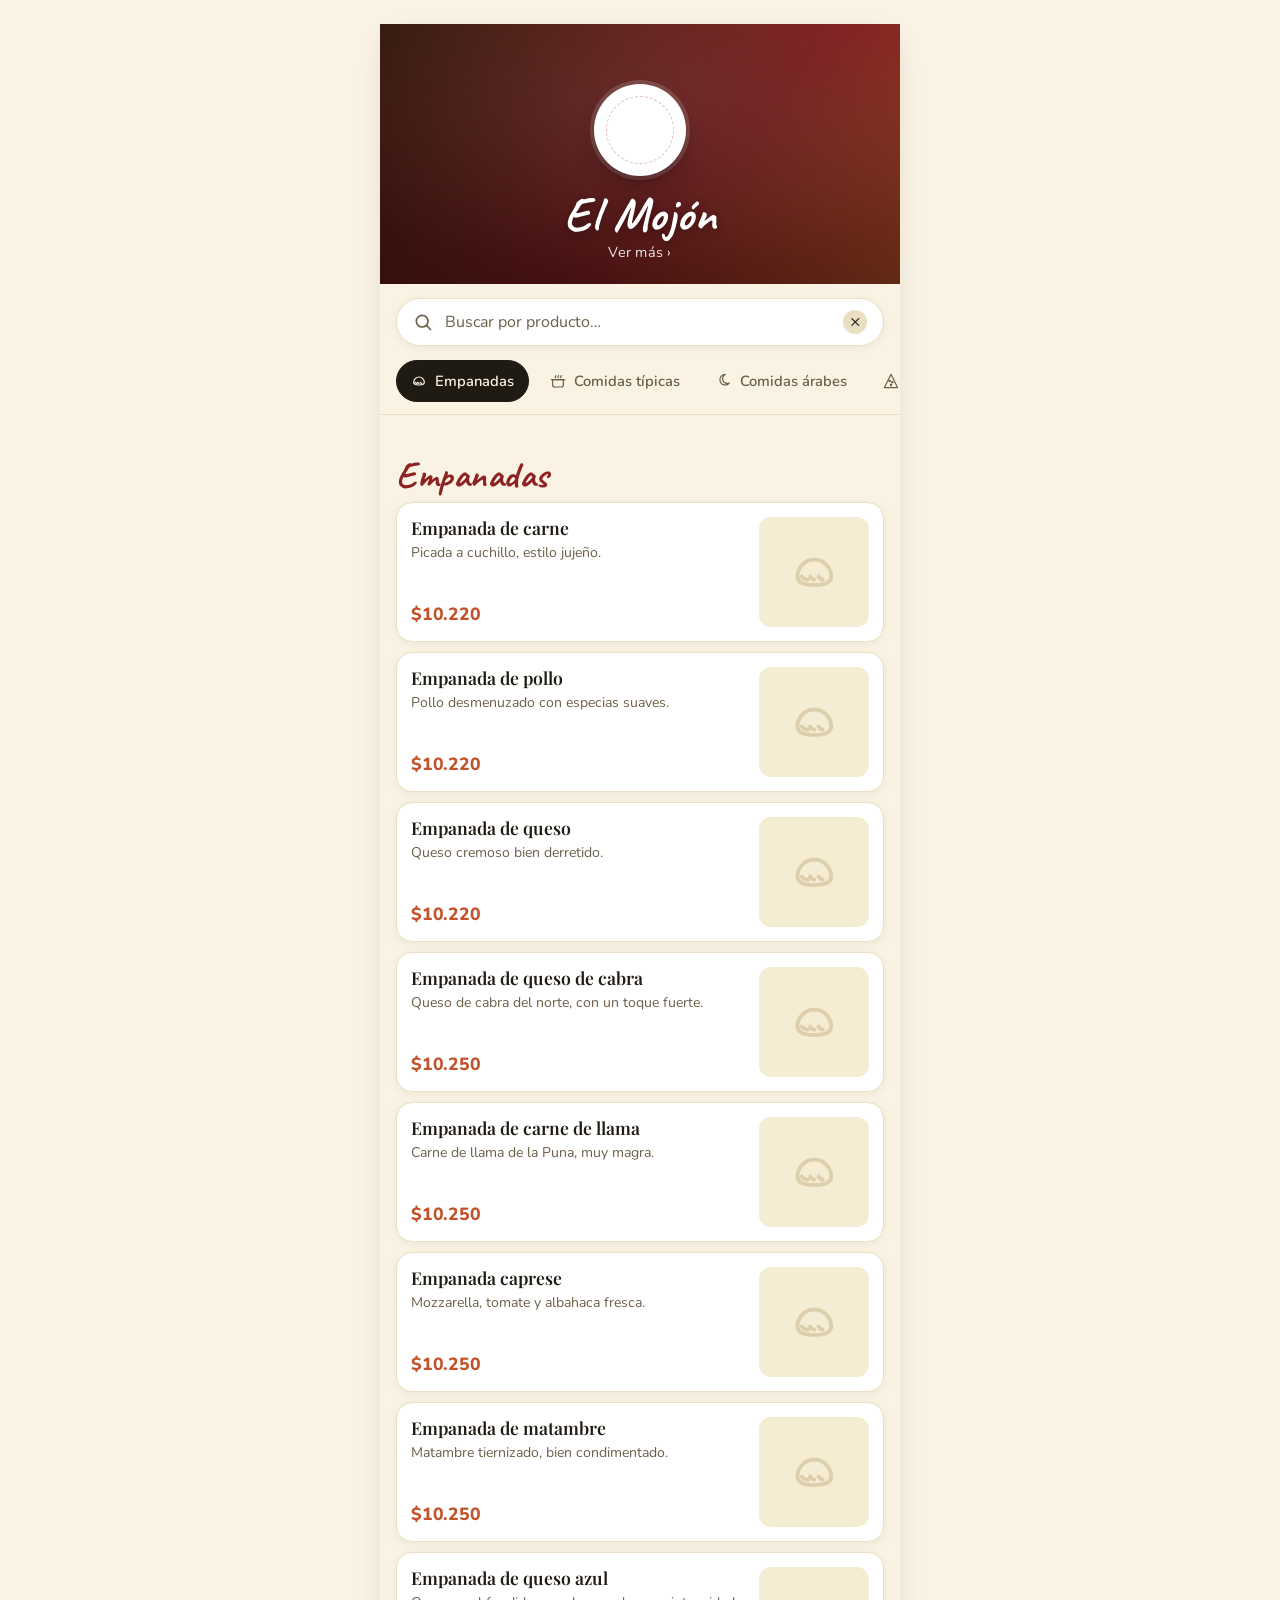
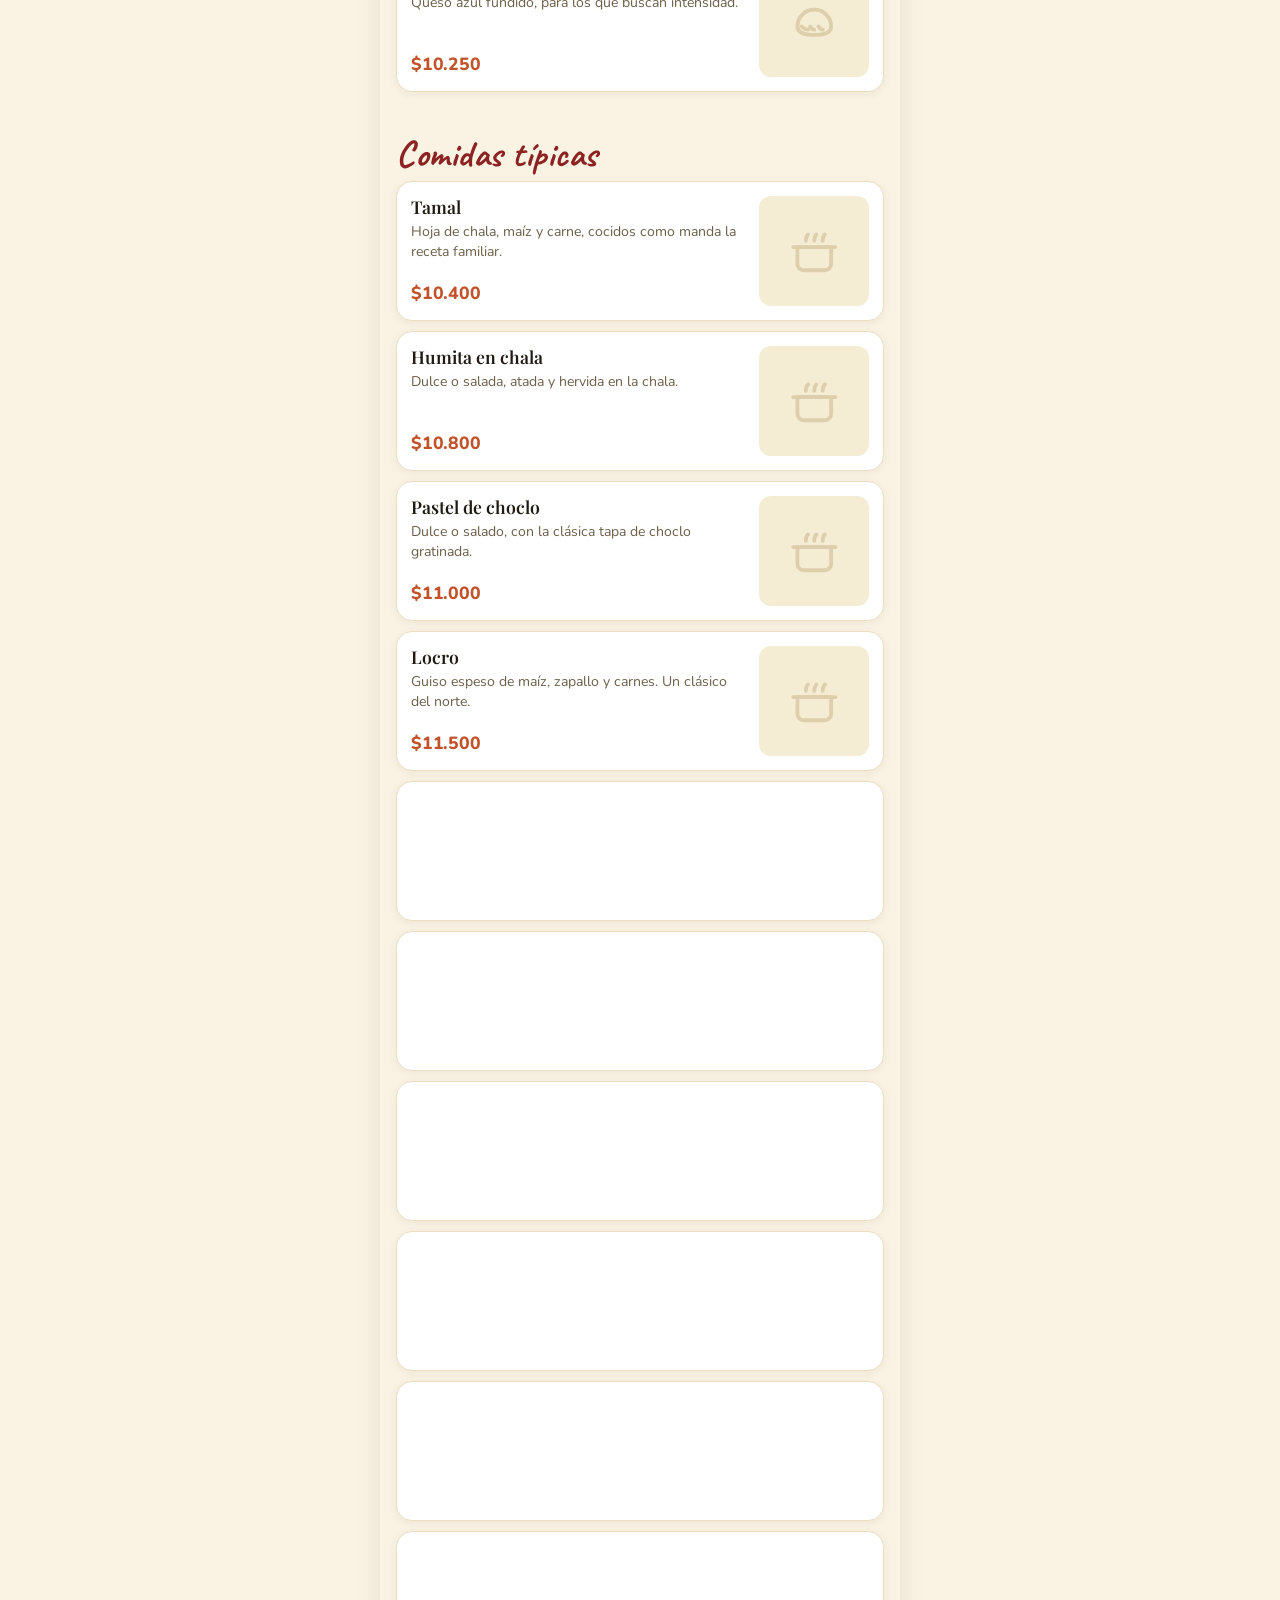
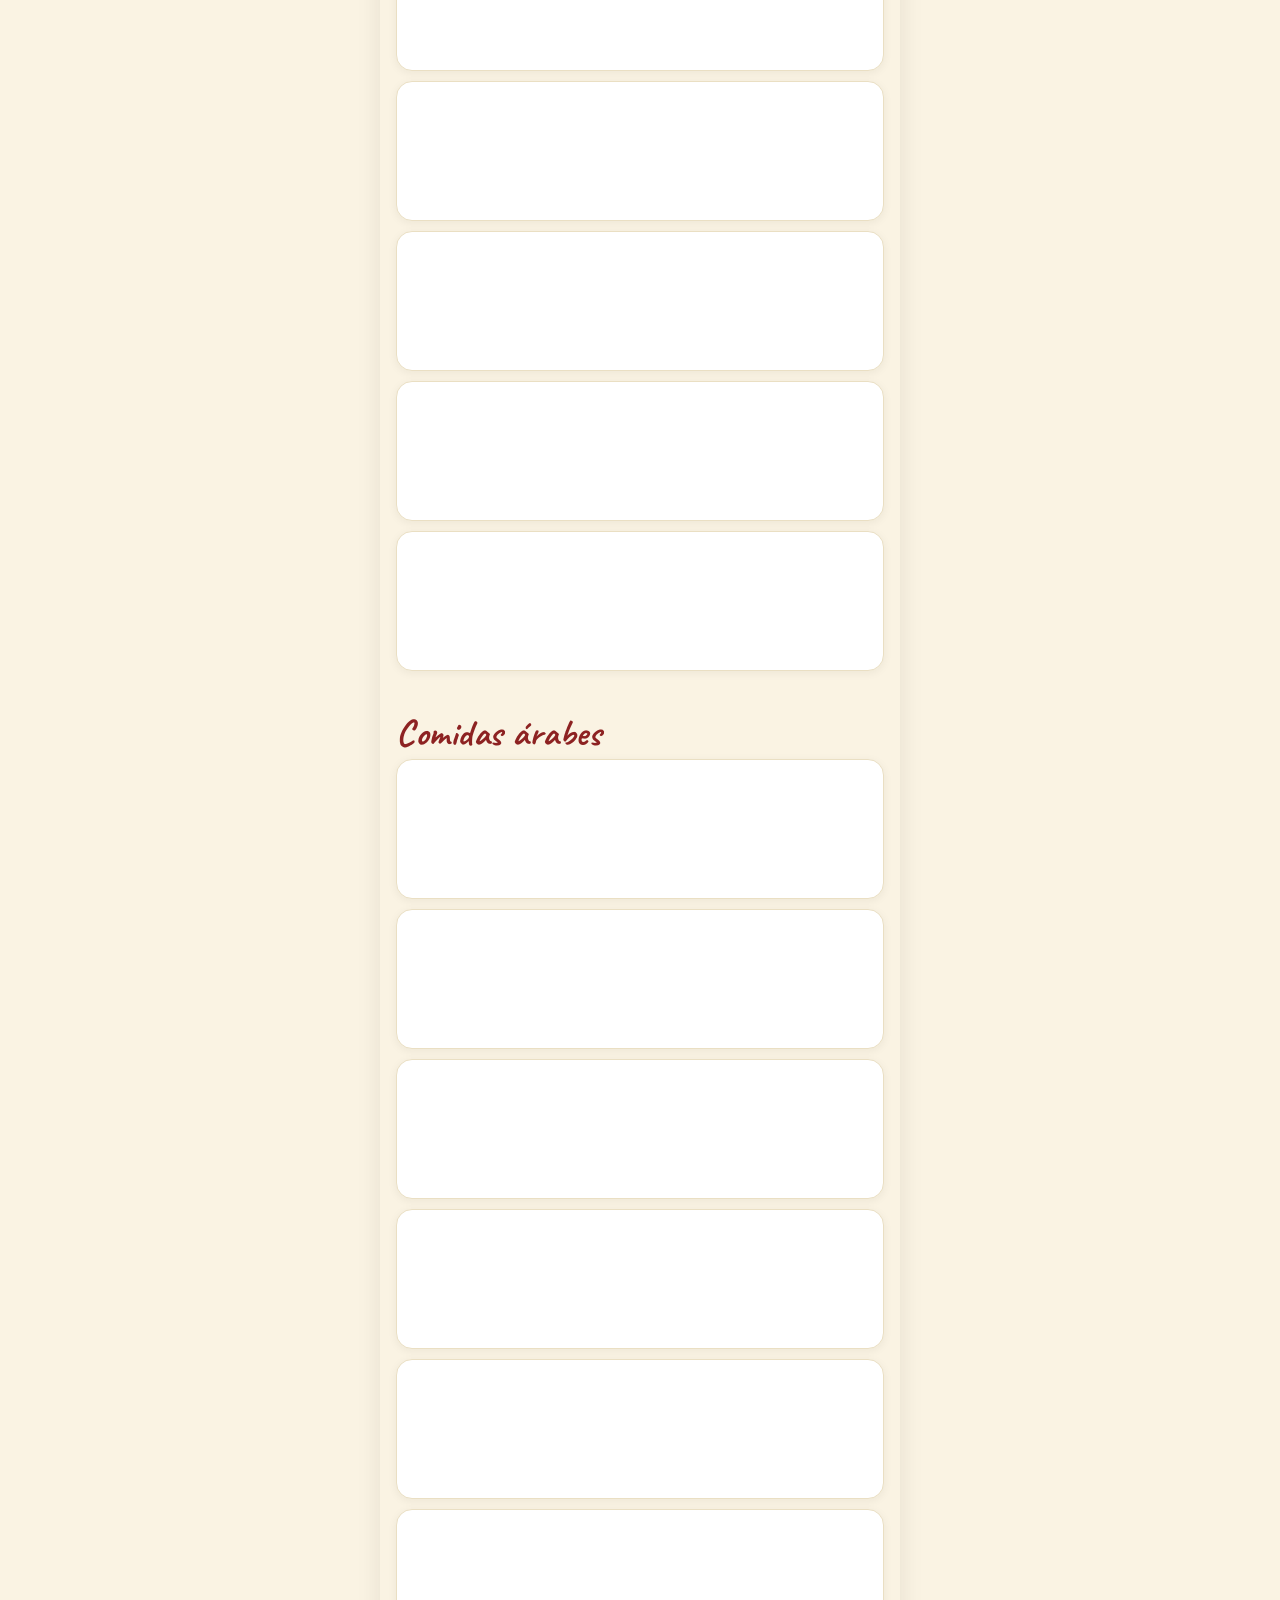
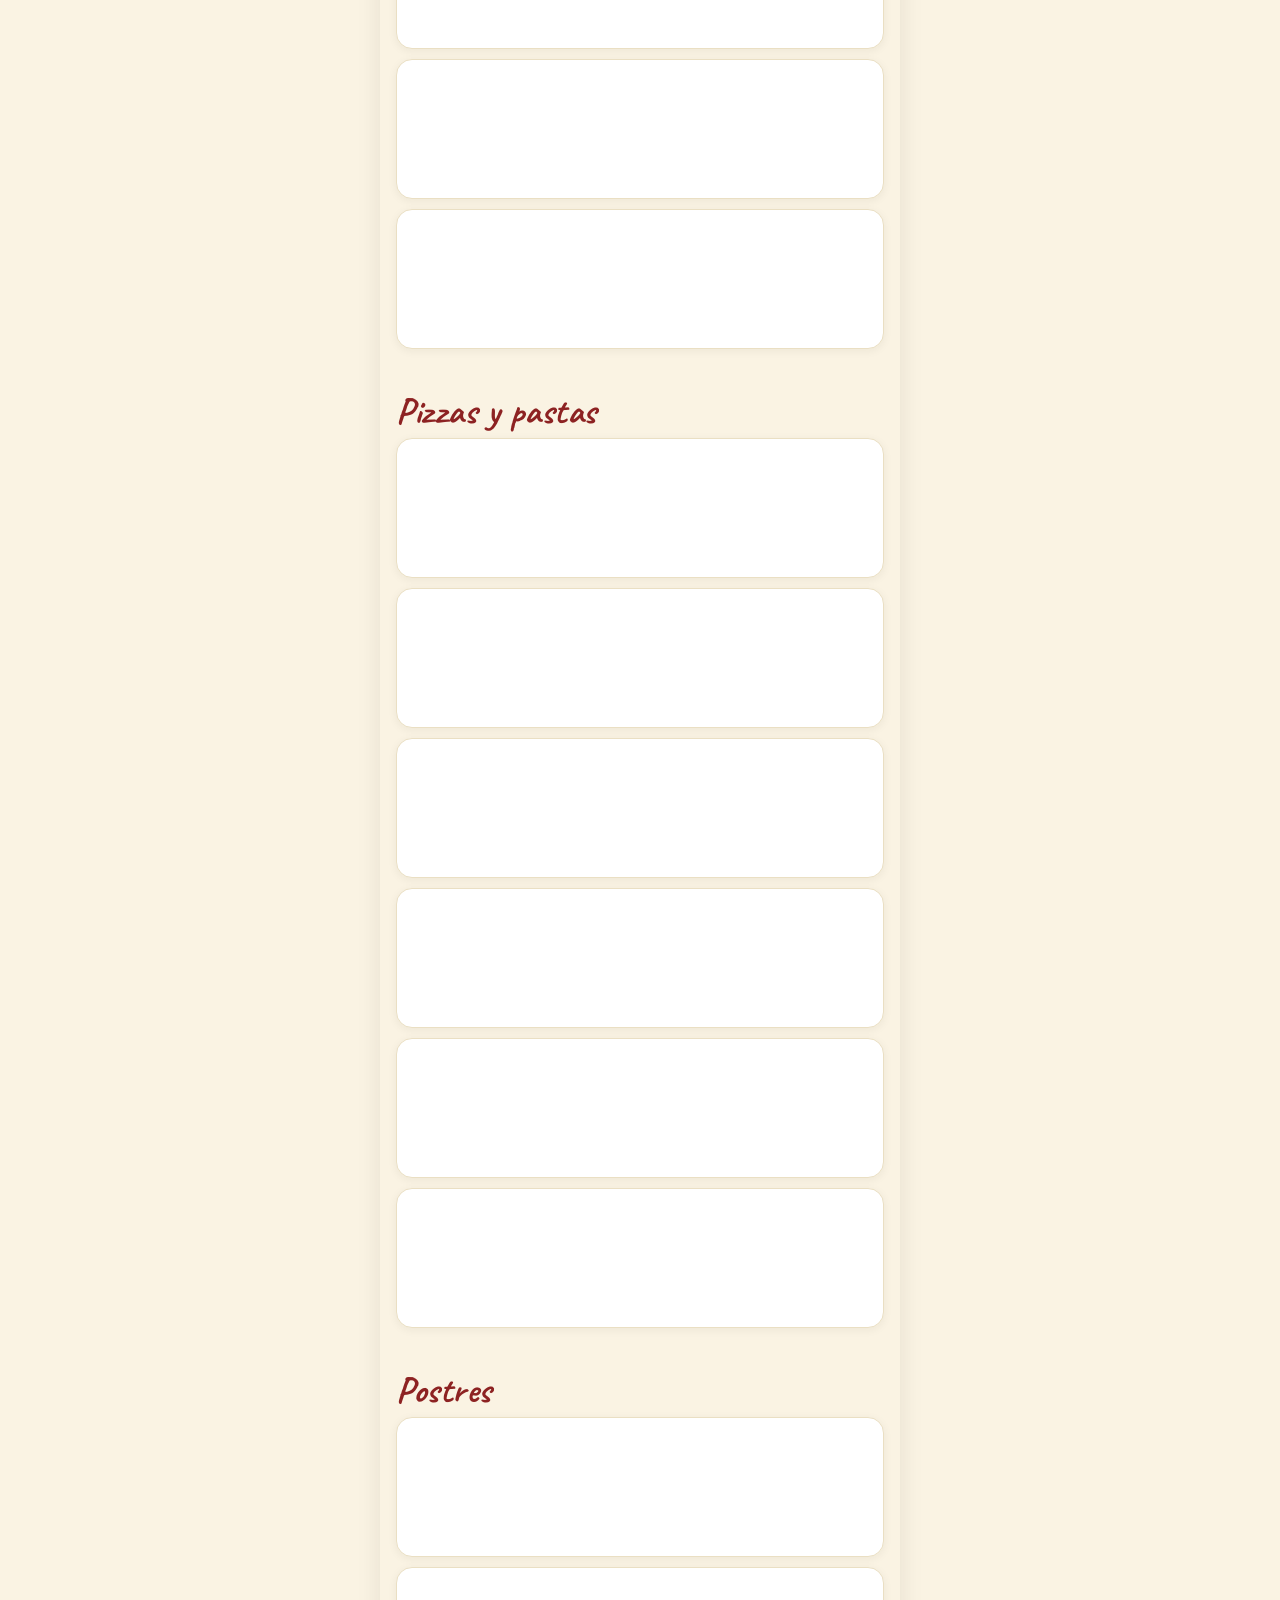
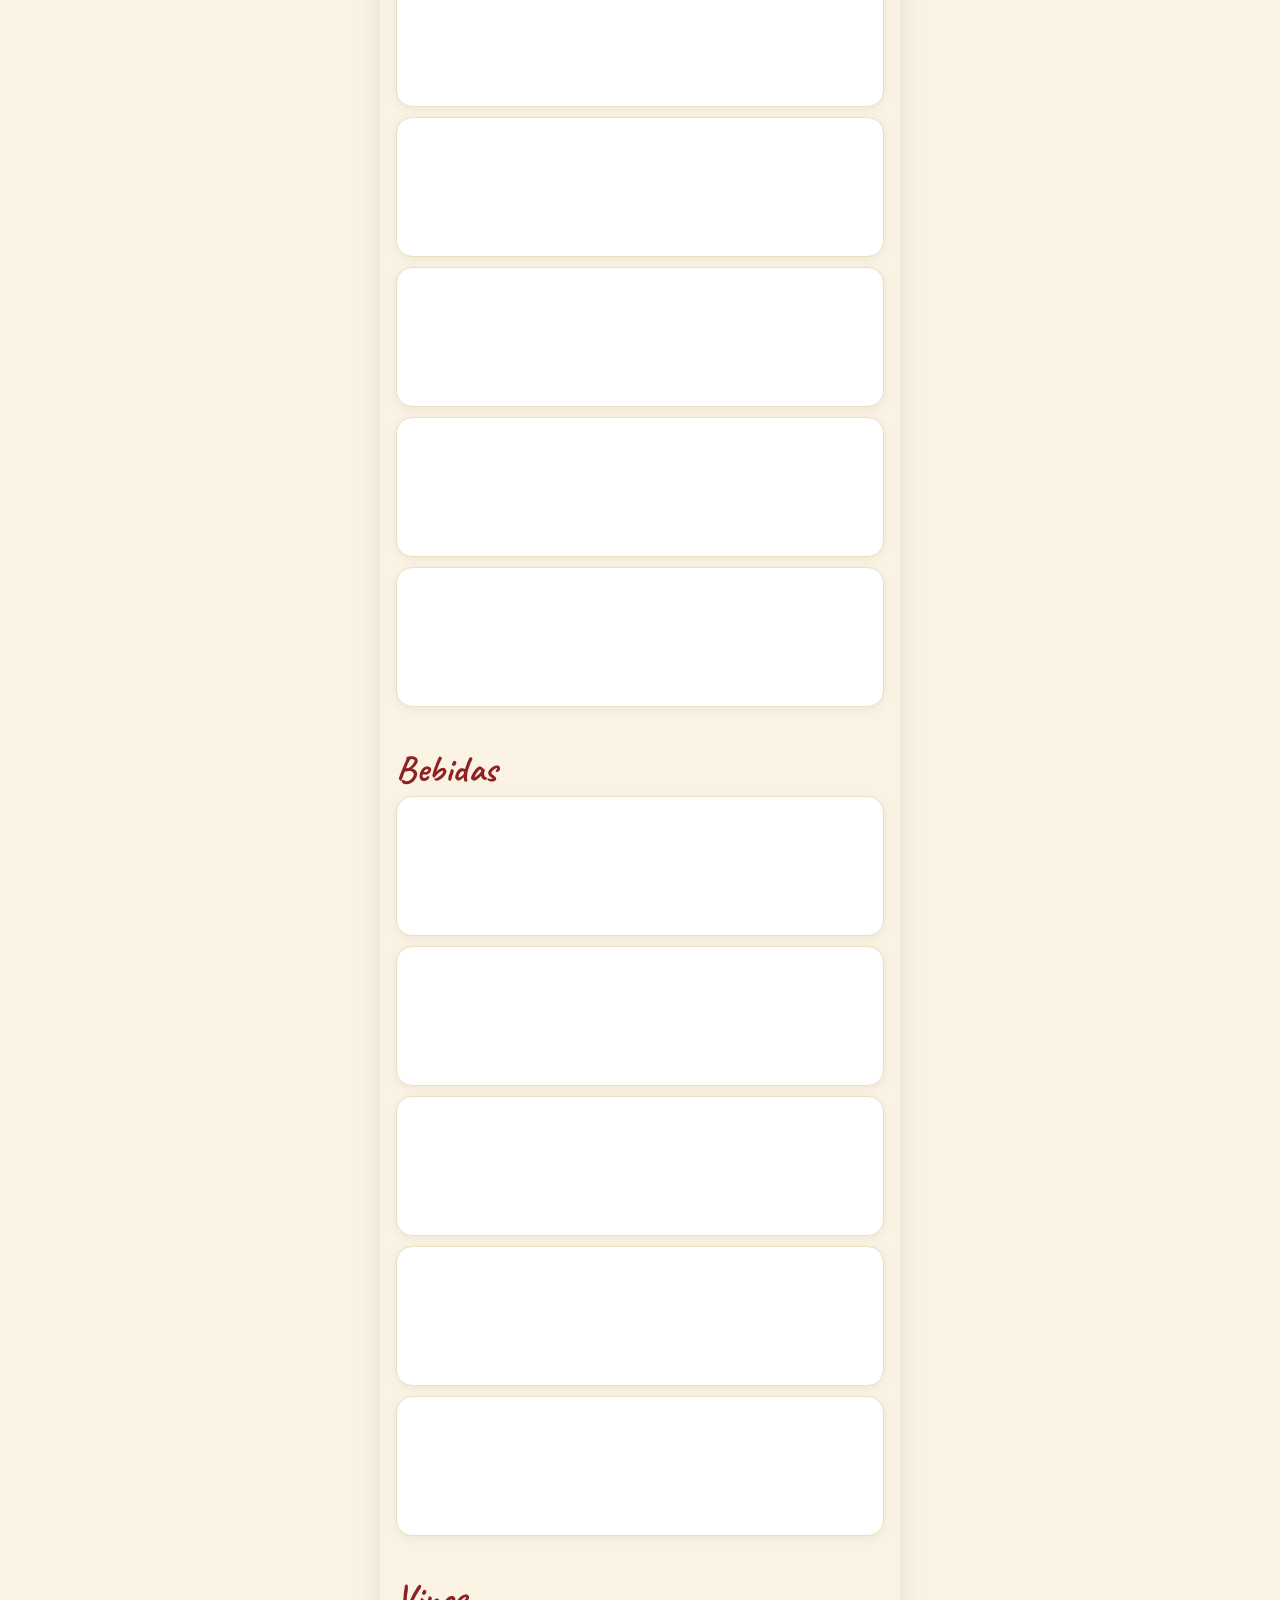
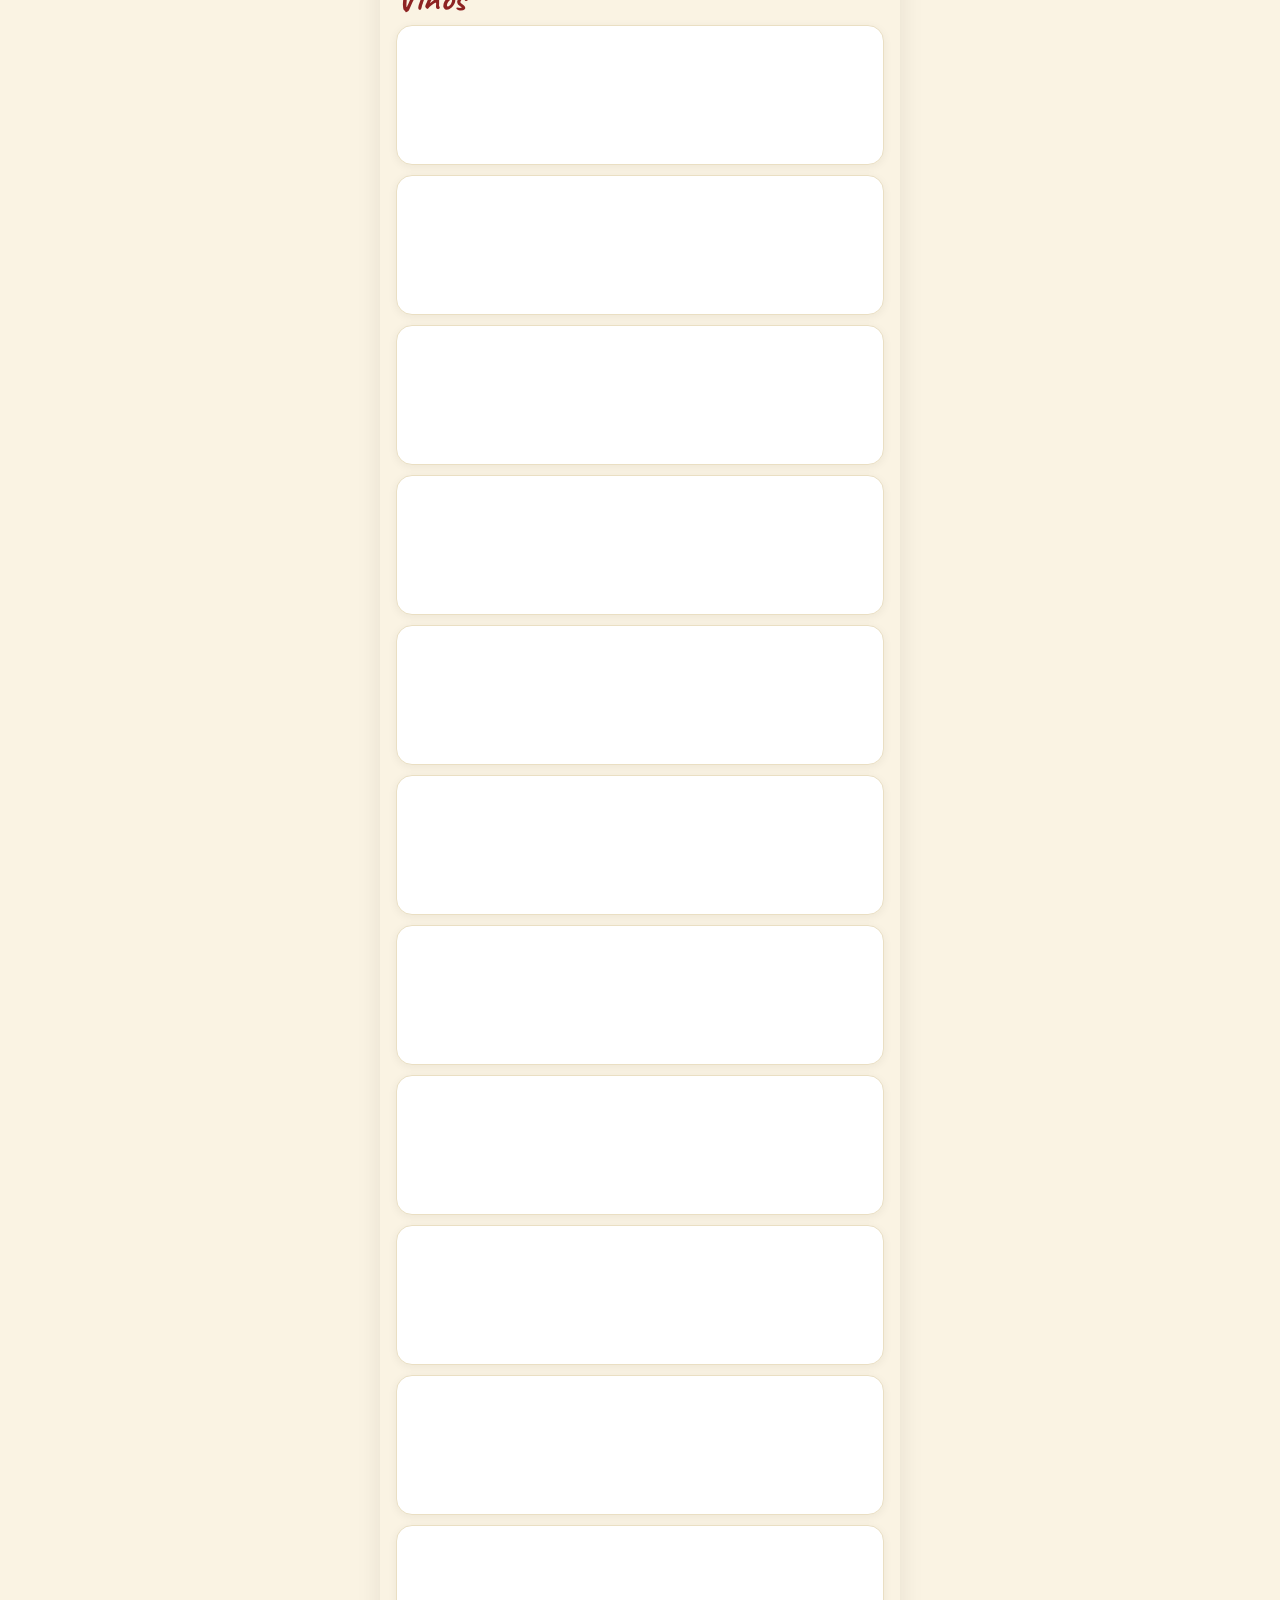
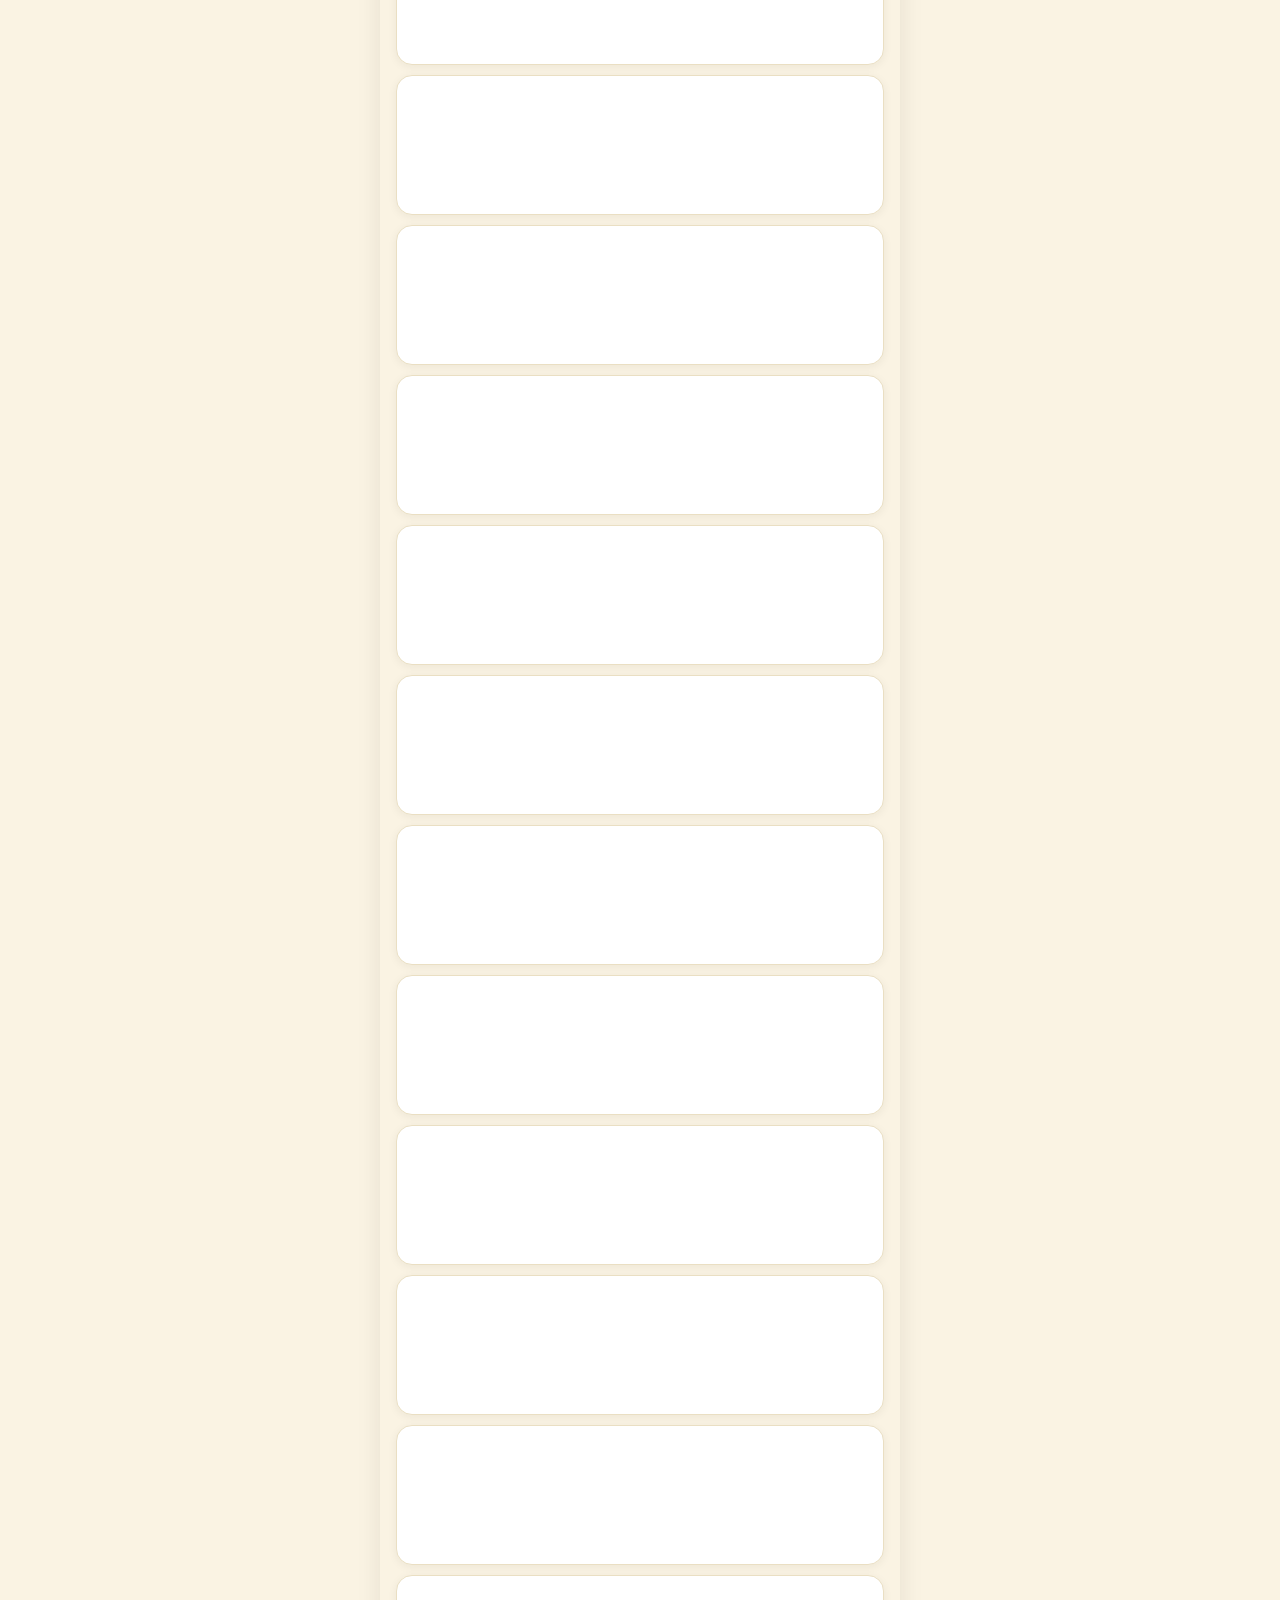
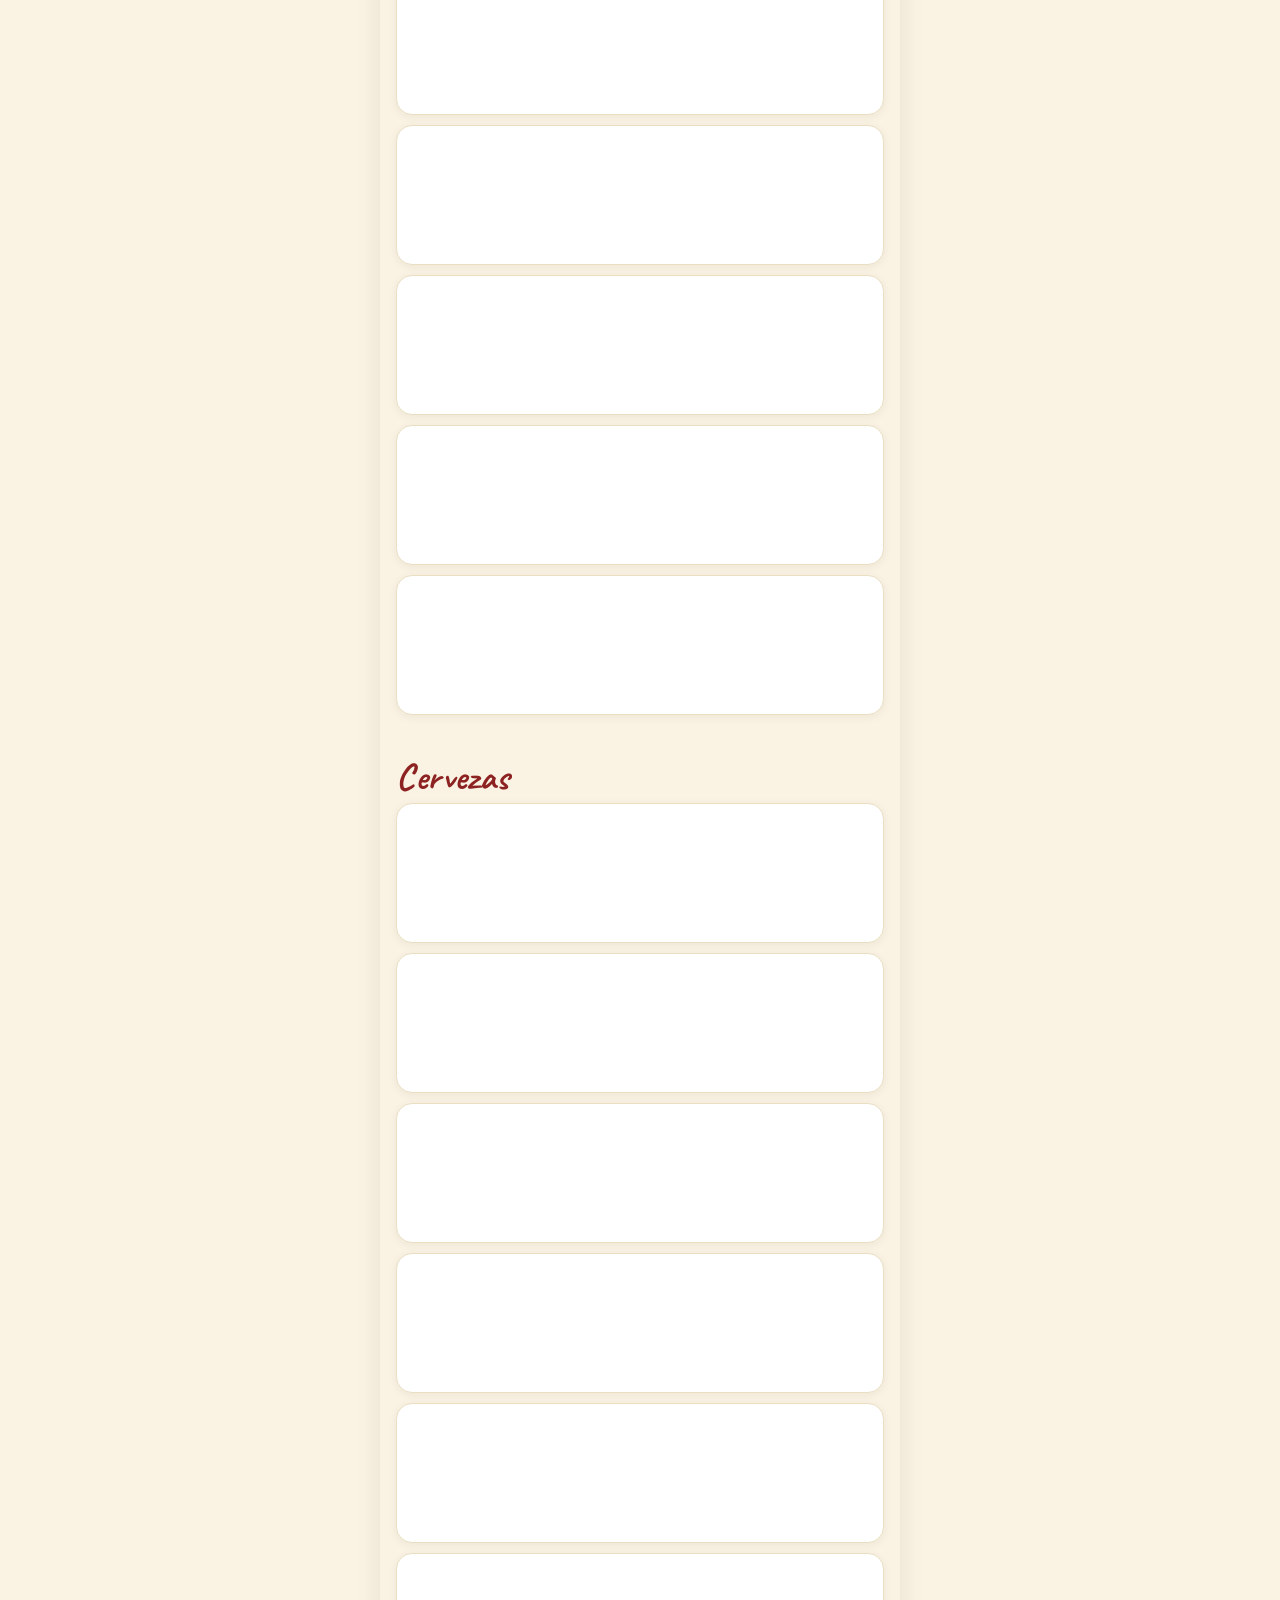
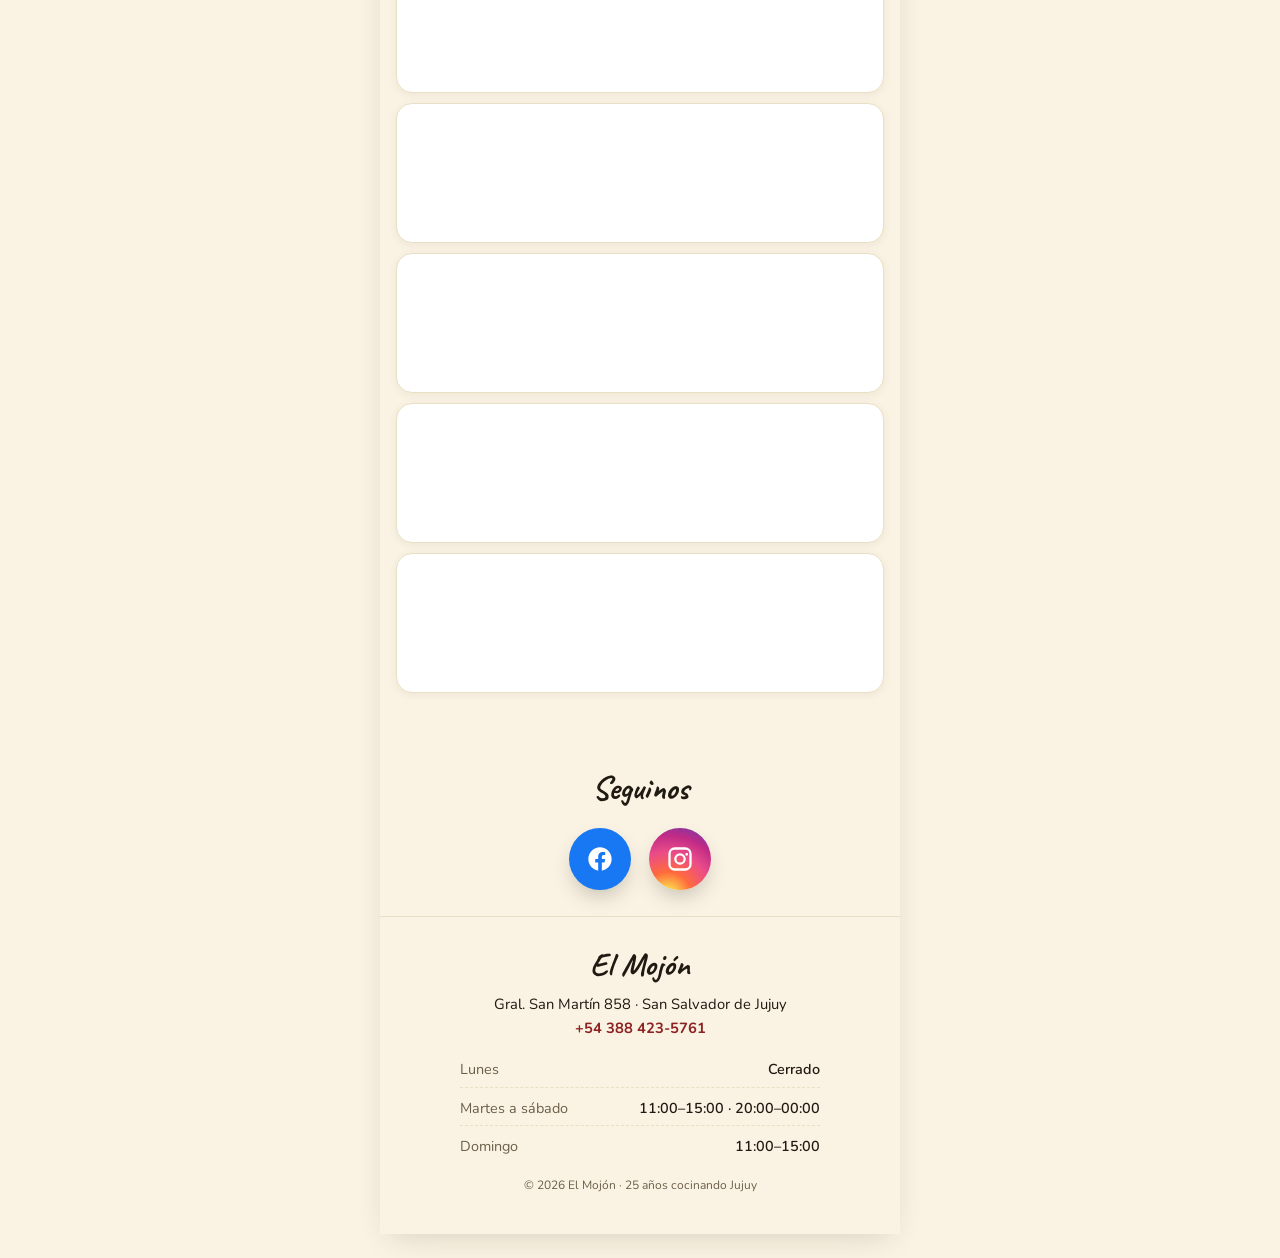
<file: el-mojon/menudigitalmojon/index.html>
<!doctype html>
<html lang="es">
<head>
  <meta charset="utf-8" />
  <meta name="viewport" content="width=device-width,initial-scale=1,viewport-fit=cover" />
  <title>Menú · El Mojón</title>
  <meta name="description" content="Menú digital de El Mojón. Empanadas, cocina regional y árabe en San Salvador de Jujuy." />
  <meta name="theme-color" content="#8d2222" />
  <link rel="preconnect" href="https://fonts.googleapis.com" />
  <link rel="preconnect" href="https://fonts.gstatic.com" crossorigin />
  <link href="https://fonts.googleapis.com/css2?family=Caveat:wght@400..700&family=Playfair+Display:ital,wght@0,400..900;1,400..900&family=Nunito:wght@300..800&display=swap" rel="stylesheet" />
  <link rel="stylesheet" href="styles.css" />
</head>
<body>
  <div class="shell">
    <!-- HERO -->
    <header class="hero">
      <div class="hero__bg"></div>
      <div class="hero__veil"></div>
      <div class="hero__logo" aria-label="Logo de El Mojón">
        <!-- user will fill with real logo -->
      </div>
      <h1 class="hero__name">El Mojón</h1>
      <a href="../web/" target="_blank" rel="noopener" class="hero__more">Ver más <span aria-hidden="true">›</span></a>
    </header>

    <!-- Sticky top bar: search + tabs -->
    <div class="toolbar" id="toolbar">
      <label class="search">
        <svg viewBox="0 0 24 24" width="20" height="20" fill="none" stroke="currentColor" stroke-width="2" stroke-linecap="round" stroke-linejoin="round"><circle cx="11" cy="11" r="7"/><path d="M21 21l-4.3-4.3"/></svg>
        <input id="search" type="search" placeholder="Buscar por producto…" autocomplete="off" aria-label="Buscar producto" />
        <button class="search__clear" id="searchClear" aria-label="Limpiar" hidden>×</button>
      </label>

      <nav class="tabs" aria-label="Categorías">
        <div class="tabs__inner" id="tabsInner"></div>
      </nav>
    </div>

    <!-- MENU -->
    <main id="menu" class="menu">
      <div id="emptyResults" class="empty" hidden>
        <p>Sin resultados para tu búsqueda.</p>
      </div>
    </main>

    <!-- Social -->
    <section class="socials" aria-label="Seguinos">
      <h2 class="socials__title">Seguinos</h2>
      <div class="socials__row">
        <a class="social social--fb" href="https://www.facebook.com/empanadas.elmojon/" target="_blank" rel="noopener" aria-label="Facebook de El Mojón">
          <svg viewBox="0 0 24 24" width="28" height="28" aria-hidden="true"><path fill="currentColor" d="M22 12.07C22 6.5 17.52 2 12 2S2 6.5 2 12.07c0 5.02 3.66 9.18 8.44 9.93v-7.02H7.9v-2.91h2.54V9.86c0-2.51 1.49-3.9 3.78-3.9 1.1 0 2.24.2 2.24.2v2.47h-1.26c-1.24 0-1.63.77-1.63 1.56v1.88h2.78l-.44 2.91h-2.34V22c4.78-.75 8.43-4.91 8.43-9.93z"/></svg>
          <span class="sr-only">Facebook</span>
        </a>
        <a class="social social--ig" href="#instagram" target="_blank" rel="noopener" aria-label="Instagram de El Mojón" data-pending="instagram">
          <svg viewBox="0 0 24 24" width="28" height="28" aria-hidden="true"><path fill="currentColor" d="M7.5 2h9A5.5 5.5 0 0 1 22 7.5v9a5.5 5.5 0 0 1-5.5 5.5h-9A5.5 5.5 0 0 1 2 16.5v-9A5.5 5.5 0 0 1 7.5 2zm0 2A3.5 3.5 0 0 0 4 7.5v9A3.5 3.5 0 0 0 7.5 20h9a3.5 3.5 0 0 0 3.5-3.5v-9A3.5 3.5 0 0 0 16.5 4h-9zM12 7a5 5 0 1 1 0 10 5 5 0 0 1 0-10zm0 2a3 3 0 1 0 0 6 3 3 0 0 0 0-6zm5.75-2.25a1.25 1.25 0 1 1 0 2.5 1.25 1.25 0 0 1 0-2.5z"/></svg>
          <span class="sr-only">Instagram</span>
        </a>
      </div>
    </section>

    <!-- Footer -->
    <footer class="footer">
      <h3 class="footer__name">El Mojón</h3>
      <p class="footer__line">Gral. San Martín 858 · San Salvador de Jujuy</p>
      <p class="footer__line"><a href="tel:+543884235761">+54 388 423-5761</a></p>
      <ul class="hours">
        <li><span>Lunes</span><strong>Cerrado</strong></li>
        <li><span>Martes a sábado</span><strong>11:00–15:00 · 20:00–00:00</strong></li>
        <li><span>Domingo</span><strong>11:00–15:00</strong></li>
      </ul>
      <small class="footer__fine">© 2026 El Mojón · 25 años cocinando Jujuy</small>
    </footer>
  </div>

  <!-- Floating back-to-top -->
  <button class="totop" id="toTop" aria-label="Volver arriba">↑</button>

  <script src="data.js" defer></script>
  <script src="script.js" defer></script>
</body>
</html>
</file>
<file: el-mojon/menudigitalmojon/styles.css>
/* ──────────────────────────────────────────────────────────
   El Mojón · Menú digital
   Mobile-first. Hecho para QR en el celular.
   Paleta cálida: fondo cream, acentos oro y rojo "El Mojón".
   ────────────────────────────────────────────────────────── */

*,*::before,*::after{box-sizing:border-box}
html{-webkit-text-size-adjust:100%}
body,h1,h2,h3,h4,p,ul,ol,figure{margin:0}
img,svg{display:block;max-width:100%}
button{font:inherit;color:inherit;background:none;border:0;cursor:pointer}
a{color:inherit;text-decoration:none}
ul{padding:0;list-style:none}
input{font:inherit;color:inherit}
:focus-visible{outline:2px solid var(--accent);outline-offset:3px;border-radius:6px}

:root{
  --bg: #faf3e3;        /* cream */
  --surface: #ffffff;
  --ink: #1f1a12;
  --ink-dim: #6c5f49;
  --rule: #eadfc3;
  --accent: #c2522a;    /* terracota, usada en precios */
  --accent-2: #8d2222;  /* rojo del mojón */
  --gold: #c8923b;
  --fb: #1877F2;
  --radius: 16px;
  --radius-sm: 10px;
  --shadow-sm: 0 2px 10px rgba(31,26,18,.06);
  --shadow: 0 10px 30px -10px rgba(31,26,18,.18);
  --easing: cubic-bezier(.2,.7,.2,1);
  --f-script: "Caveat", "Brush Script MT", cursive;
  --f-serif: "Playfair Display", "Didot", Georgia, serif;
  --f-sans: "Nunito", ui-sans-serif, system-ui, sans-serif;
}

html,body{background:var(--bg);color:var(--ink)}
body{
  font-family:var(--f-sans);
  font-size:16px;line-height:1.5;
  -webkit-font-smoothing:antialiased;
}

.shell{
  max-width:520px;margin:0 auto;background:var(--bg);min-height:100svh;
  position:relative;
  box-shadow:0 0 0 1px rgba(31,26,18,.04);
}
.hero{isolation:isolate}
.hero__bg,.hero__veil{border-radius:0}
@media (min-width: 640px){
  .shell{box-shadow:var(--shadow)}
  body{padding:24px 0}
}

/* ──────────────────────────────────────────────────────────
   HERO
   ────────────────────────────────────────────────────────── */
.hero{
  position:relative;height:260px;
  display:flex;flex-direction:column;align-items:center;justify-content:flex-end;
  padding:0 20px 20px;color:#fff;overflow:hidden;isolation:isolate;
  text-align:center;
}
.hero__bg{
  position:absolute;inset:0;z-index:-2;
  background:
    linear-gradient(135deg, #3a1c0e 0%, #8d2222 60%, #c2522a 100%);
  /* if a photo is dropped in assets/img/hero.jpg, enable with: */
  /* background-image:url("assets/img/hero.jpg");background-size:cover;background-position:center */
}
.hero__veil{
  position:absolute;inset:0;z-index:-1;
  background:
    radial-gradient(600px 300px at 50% 30%, rgba(255,255,255,.08), transparent 60%),
    linear-gradient(180deg, rgba(0,0,0,.1) 0%, rgba(0,0,0,.5) 100%);
}
.hero__logo{
  width:92px;height:92px;border-radius:50%;
  background:#fff;
  box-shadow:0 10px 24px -6px rgba(0,0,0,.4), 0 0 0 4px rgba(255,255,255,.15);
  margin-bottom:14px;position:relative;
}
.hero__logo::after{
  /* placeholder caption while there's no logo */
  content:"";
  position:absolute;inset:12px;border:1px dashed rgba(141,34,34,.3);border-radius:50%;
}
.hero__name{
  font-family:var(--f-script);font-weight:700;font-size:3rem;line-height:1;letter-spacing:.5px;
  text-shadow:0 2px 10px rgba(0,0,0,.3);
}
.hero__more{
  margin-top:4px;font-size:.9rem;opacity:.9;letter-spacing:.02em;
  display:inline-flex;align-items:center;gap:4px;
}
.hero__more:hover{opacity:1;text-decoration:underline;text-underline-offset:3px}

/* ──────────────────────────────────────────────────────────
   TOOLBAR (search + tabs) sticky
   ────────────────────────────────────────────────────────── */
.toolbar{
  position:sticky;top:0;z-index:30;
  background:var(--bg);
  padding:14px 16px 0;
  border-bottom:1px solid var(--rule);
  will-change:box-shadow;
  transition:box-shadow .25s linear;
}
.toolbar.is-stuck{box-shadow:0 6px 14px -8px rgba(31,26,18,.15)}

.search{
  display:flex;align-items:center;gap:10px;
  background:var(--surface);
  border:1px solid var(--rule);
  border-radius:999px;padding:10px 16px;
  box-shadow:var(--shadow-sm);
  transition:border-color .25s var(--easing),box-shadow .25s;
}
.search:focus-within{border-color:var(--accent);box-shadow:0 0 0 3px rgba(194,82,42,.15)}
.search svg{color:var(--ink-dim);flex:none}
.search input{
  flex:1;border:0;outline:0;background:transparent;font-size:1rem;color:var(--ink);
  min-width:0;
}
.search input::placeholder{color:var(--ink-dim)}
.search__clear{
  width:24px;height:24px;border-radius:50%;background:var(--rule);
  color:var(--ink);display:grid;place-items:center;font-size:1.1rem;line-height:1;
  padding-bottom:2px;
}

.tabs{overflow-x:auto;scrollbar-width:none;margin:0 -16px;padding:14px 16px 12px}
.tabs::-webkit-scrollbar{display:none}
.tabs__inner{display:flex;gap:6px;width:max-content;min-width:100%}
.tab{
  display:inline-flex;align-items:center;gap:8px;
  padding:9px 14px;border-radius:999px;
  background:transparent;border:1px solid transparent;
  color:var(--ink-dim);font-size:.92rem;font-weight:600;
  white-space:nowrap;transition:all .25s var(--easing);
}
.tab svg{width:16px;height:16px;color:currentColor;flex:none}
.tab:hover{color:var(--ink)}
.tab[aria-current="true"]{
  background:var(--ink);color:var(--bg);border-color:var(--ink);
}

/* ──────────────────────────────────────────────────────────
   MENU sections
   ────────────────────────────────────────────────────────── */
.menu{padding:12px 16px 32px}
.section{padding:14px 0 4px;scroll-margin-top:170px}
.section__title{
  font-family:var(--f-script);font-weight:700;
  font-size:2.3rem;line-height:1;color:var(--accent-2);
  margin:16px 0 8px;letter-spacing:.5px;
}

.dish{
  display:grid;grid-template-columns:1fr 110px;gap:14px;align-items:stretch;
  background:var(--surface);
  border:1px solid var(--rule);
  border-radius:var(--radius);
  padding:14px;margin-bottom:10px;
  box-shadow:var(--shadow-sm);
  content-visibility:auto;
  contain-intrinsic-size:160px;
}
@media (hover: hover){
  .dish{transition:transform .25s var(--easing),box-shadow .25s}
  .dish:hover{transform:translateY(-2px);box-shadow:var(--shadow)}
}
.dish__info{display:flex;flex-direction:column;gap:4px;min-width:0}
.dish__name{
  font-family:var(--f-serif);font-weight:600;font-size:1.1rem;line-height:1.25;
  color:var(--ink);display:flex;align-items:center;flex-wrap:wrap;gap:6px 10px;
}
.dish__badge{
  font-size:.65rem;font-family:var(--f-sans);font-weight:700;letter-spacing:.08em;text-transform:uppercase;
  background:var(--gold);color:#fff;padding:2px 8px;border-radius:999px;flex:none;
}
.dish__desc{
  color:var(--ink-dim);font-size:.88rem;line-height:1.4;
  display:-webkit-box;-webkit-line-clamp:3;-webkit-box-orient:vertical;overflow:hidden;
}
.dish__price{
  margin-top:auto;color:var(--accent);font-weight:800;font-size:1.1rem;letter-spacing:-.01em;
  font-family:var(--f-sans);
}
.dish__media{
  width:110px;aspect-ratio:1/1;border-radius:12px;overflow:hidden;
  background:#f5ecd4;
  display:grid;place-items:center;color:#c9b385;
  position:relative;flex:none;
}
.dish__media svg{width:46%;height:46%;opacity:.5}
.dish__media img{width:100%;height:100%;object-fit:cover}

@media (max-width: 380px){
  .dish{grid-template-columns:1fr 86px}
  .dish__media{width:86px}
}

.empty{text-align:center;padding:40px 24px;color:var(--ink-dim);font-style:italic}

/* ──────────────────────────────────────────────────────────
   SOCIALS
   ────────────────────────────────────────────────────────── */
.socials{padding:24px 16px 8px;text-align:center}
.socials__title{
  font-family:var(--f-script);font-weight:700;
  font-size:2.1rem;color:var(--ink);margin:0 0 14px;
}
.socials__row{display:flex;justify-content:center;gap:18px}
.social{
  width:62px;height:62px;border-radius:50%;
  display:grid;place-items:center;
  color:#fff;
  box-shadow:0 10px 24px -8px rgba(0,0,0,.3);
}
@media (hover: hover){
  .social{transition:transform .25s var(--easing),box-shadow .25s,filter .25s}
  .social:hover{transform:translateY(-2px) scale(1.05);box-shadow:0 16px 28px -10px rgba(0,0,0,.45)}
}
.social:active{transform:translateY(0) scale(.98)}
.social--fb{background:var(--fb)}
.social--ig{
  background:#833ab4;
  background:
    radial-gradient(circle at 30% 110%, #fdd34a 0%, #fdd34a 10%, #ff6a3d 30%, #ea4c89 55%, #c12b86 75%, #5f3bb0 100%);
}
.sr-only{position:absolute;width:1px;height:1px;padding:0;margin:-1px;overflow:hidden;clip:rect(0 0 0 0);white-space:nowrap;border:0}

/* ──────────────────────────────────────────────────────────
   FOOTER
   ────────────────────────────────────────────────────────── */
.footer{
  padding:24px 20px 40px;text-align:center;color:var(--ink-dim);
  border-top:1px solid var(--rule);margin-top:18px;
}
.footer__name{
  font-family:var(--f-script);font-weight:700;color:var(--ink);
  font-size:2rem;margin:0 0 4px;
}
.footer__line{font-size:.92rem;margin:2px 0;color:var(--ink)}
.footer__line a{color:var(--accent-2);font-weight:700}
.hours{margin:14px 0 10px;display:grid;gap:4px;max-width:360px;margin-inline:auto}
.hours li{
  display:flex;justify-content:space-between;gap:12px;
  padding:6px 0;border-bottom:1px dashed var(--rule);font-size:.9rem;
}
.hours li:last-child{border:0}
.hours span{color:var(--ink-dim)}
.hours strong{color:var(--ink);font-weight:600}
.footer__fine{display:block;margin-top:12px;font-size:.75rem}

/* ──────────────────────────────────────────────────────────
   Back to top
   ────────────────────────────────────────────────────────── */
.totop{
  position:fixed;right:16px;bottom:16px;z-index:40;
  width:44px;height:44px;border-radius:50%;
  background:var(--ink);color:var(--bg);
  display:grid;place-items:center;font-size:1.2rem;font-weight:700;
  box-shadow:var(--shadow);opacity:0;transform:translateY(10px);pointer-events:none;
  transition:opacity .3s var(--easing),transform .3s var(--easing);
}
.totop.is-visible{opacity:1;transform:translateY(0);pointer-events:auto}
.totop:hover{background:var(--accent-2)}

/* ──────────────────────────────────────────────────────────
   Reduced motion
   ────────────────────────────────────────────────────────── */
@media (prefers-reduced-motion:reduce){
  html{scroll-behavior:auto}
  *,*::before,*::after{animation-duration:.01ms !important;transition-duration:.01ms !important}
}
</file>
